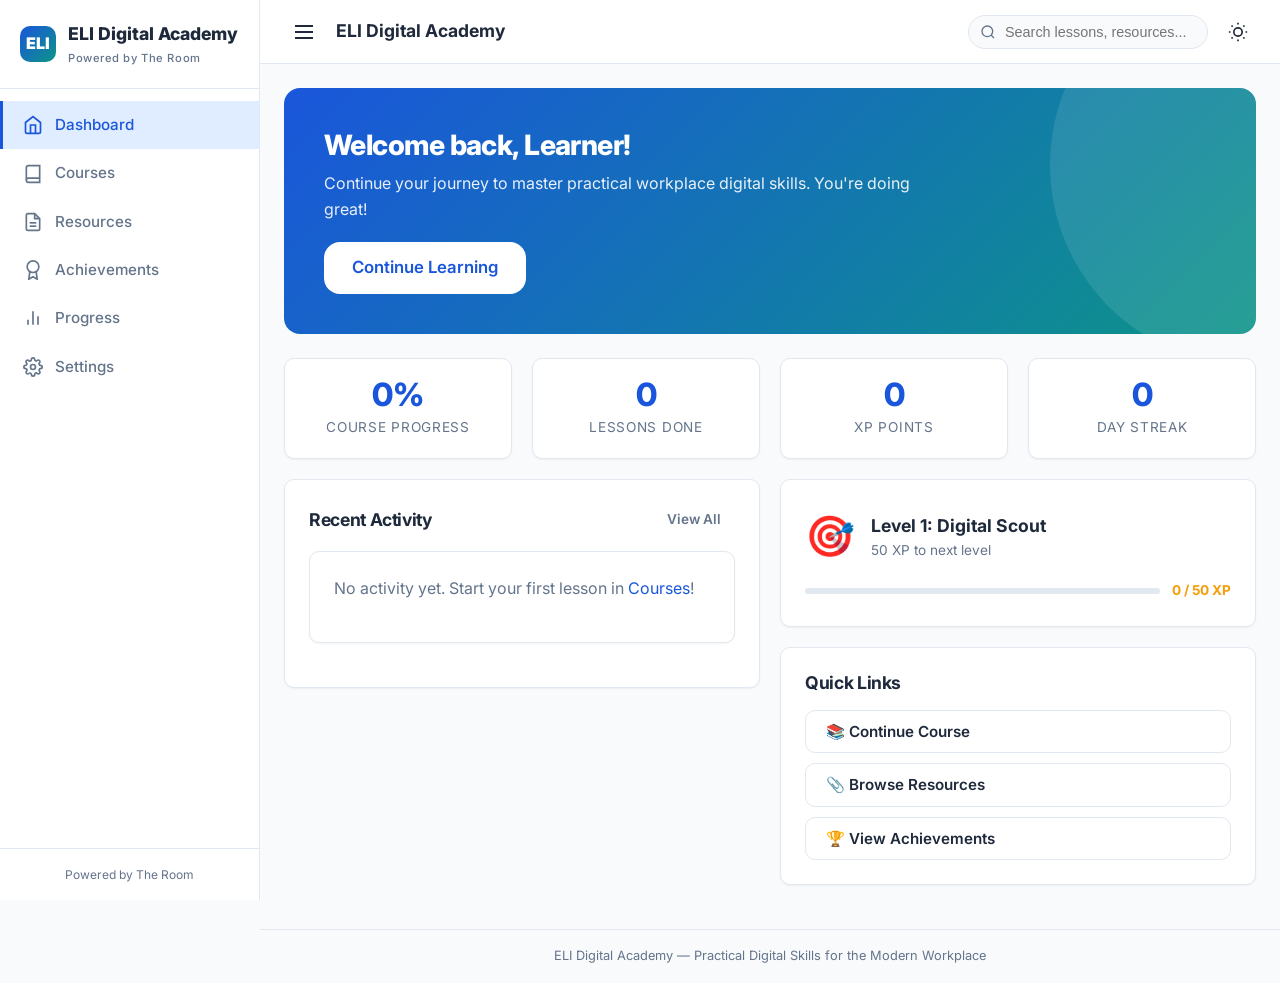
<file: index.html>
<!DOCTYPE html>
<html lang="en">
<head>
  <meta charset="UTF-8">
  <meta name="viewport" content="width=device-width, initial-scale=1.0">
  <meta name="description" content="ELI Digital Academy - Practical Digital Skills for the Modern Workplace">
  <meta name="theme-color" content="#1a56db">
  <link rel="manifest" href="manifest.json">
  <link rel="apple-touch-icon" href="icons/icon-192x192.png">
  <link rel="icon" type="image/png" href="icons/icon-72x72.png">
  <link rel="preconnect" href="https://fonts.googleapis.com">
  <link href="https://fonts.googleapis.com/css2?family=Inter:wght@400;500;600;700;800&display=swap" rel="stylesheet">
  <title>Dashboard | ELI Digital Academy</title>
  <link rel="stylesheet" href="css/styles.css">
</head>
<body>
  <div class="app-shell">
    <nav class="sidebar closed" id="sidebar" aria-label="Main navigation"></nav>
    <div class="sidebar-overlay" id="sidebarOverlay"></div>

    <main class="main-content">
      <header class="topbar" id="topbar"></header>

      <div class="content-area">
        <div id="welcomeHero"></div>

        <div id="dashboardStats"></div>

        <div class="grid grid-2">
          <div>
            <div class="card" style="margin-bottom:20px;">
              <div class="card-header">
                <h3 class="card-title">Recent Activity</h3>
                <a href="progress.html" class="btn btn-sm btn-ghost">View All</a>
              </div>
              <div id="recentActivity"></div>
            </div>
          </div>
          <div>
            <div id="levelDisplay"></div>
            <div class="card">
              <div class="card-header">
                <h3 class="card-title">Quick Links</h3>
              </div>
              <div style="display:flex;flex-direction:column;gap:10px;">
                <a href="course.html" class="btn btn-outline" style="justify-content:flex-start;">📚 Continue Course</a>
                <a href="resources.html" class="btn btn-outline" style="justify-content:flex-start;">📎 Browse Resources</a>
                <a href="achievements.html" class="btn btn-outline" style="justify-content:flex-start;">🏆 View Achievements</a>
              </div>
            </div>
          </div>
        </div>
      </div>

      <footer class="app-footer" id="footer"></footer>
    </main>
  </div>

  <script src="js/storage.js"></script>
  <script src="js/content-loader.js"></script>
  <script src="js/ui.js"></script>
  <script src="js/progress.js"></script>
  <script src="js/achievements.js"></script>
  <script src="js/quiz-engine.js"></script>
  <script src="js/app.js"></script>
</body>
</html>
</file>
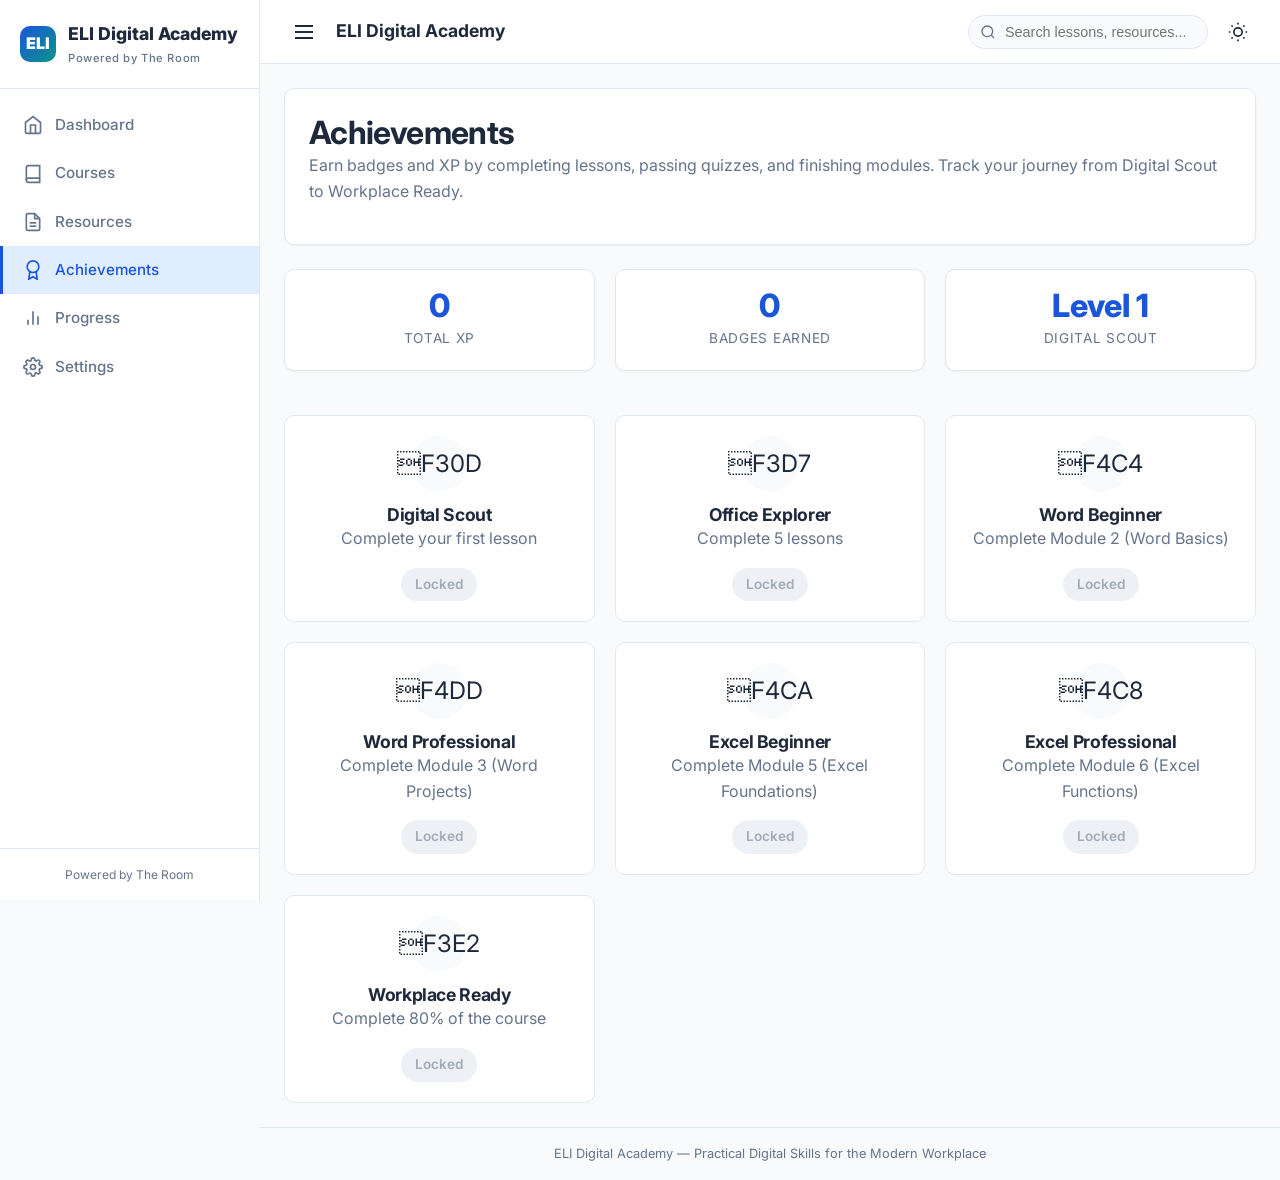
<file: achievements.html>
<!DOCTYPE html>
<html lang="en">
<head>
  <meta charset="UTF-8">
  <meta name="viewport" content="width=device-width, initial-scale=1.0">
  <meta name="description" content="Achievements - ELI Digital Academy">
  <meta name="theme-color" content="#1a56db">
  <link rel="manifest" href="manifest.json">
  <link rel="apple-touch-icon" href="icons/icon-192x192.png">
  <link rel="icon" type="image/png" href="icons/icon-72x72.png">
  <link rel="preconnect" href="https://fonts.googleapis.com">
  <link href="https://fonts.googleapis.com/css2?family=Inter:wght@400;500;600;700;800&display=swap" rel="stylesheet">
  <title>Achievements | ELI Digital Academy</title>
  <link rel="stylesheet" href="css/styles.css">
</head>
<body>
  <div class="app-shell">
    <nav class="sidebar closed" id="sidebar" aria-label="Main navigation"></nav>
    <div class="sidebar-overlay" id="sidebarOverlay"></div>
    <main class="main-content">
      <header class="topbar" id="topbar"></header>
      <div class="content-area">
        <div class="card" style="margin-bottom:24px;">
          <h1>Achievements</h1>
          <p>Earn badges and XP by completing lessons, passing quizzes, and finishing modules. Track your journey from Digital Scout to Workplace Ready.</p>
        </div>
        <div id="achievementsHeader"></div>
        <div class="grid grid-3" id="achievementsGrid" style="margin-top:24px;"></div>
      </div>
      <footer class="app-footer" id="footer"></footer>
    </main>
  </div>
  <script src="js/storage.js"></script>
  <script src="js/content-loader.js"></script>
  <script src="js/ui.js"></script>
  <script src="js/progress.js"></script>
  <script src="js/achievements.js"></script>
  <script src="js/quiz-engine.js"></script>
  <script src="js/app.js"></script>
</body>
</html>
</file>
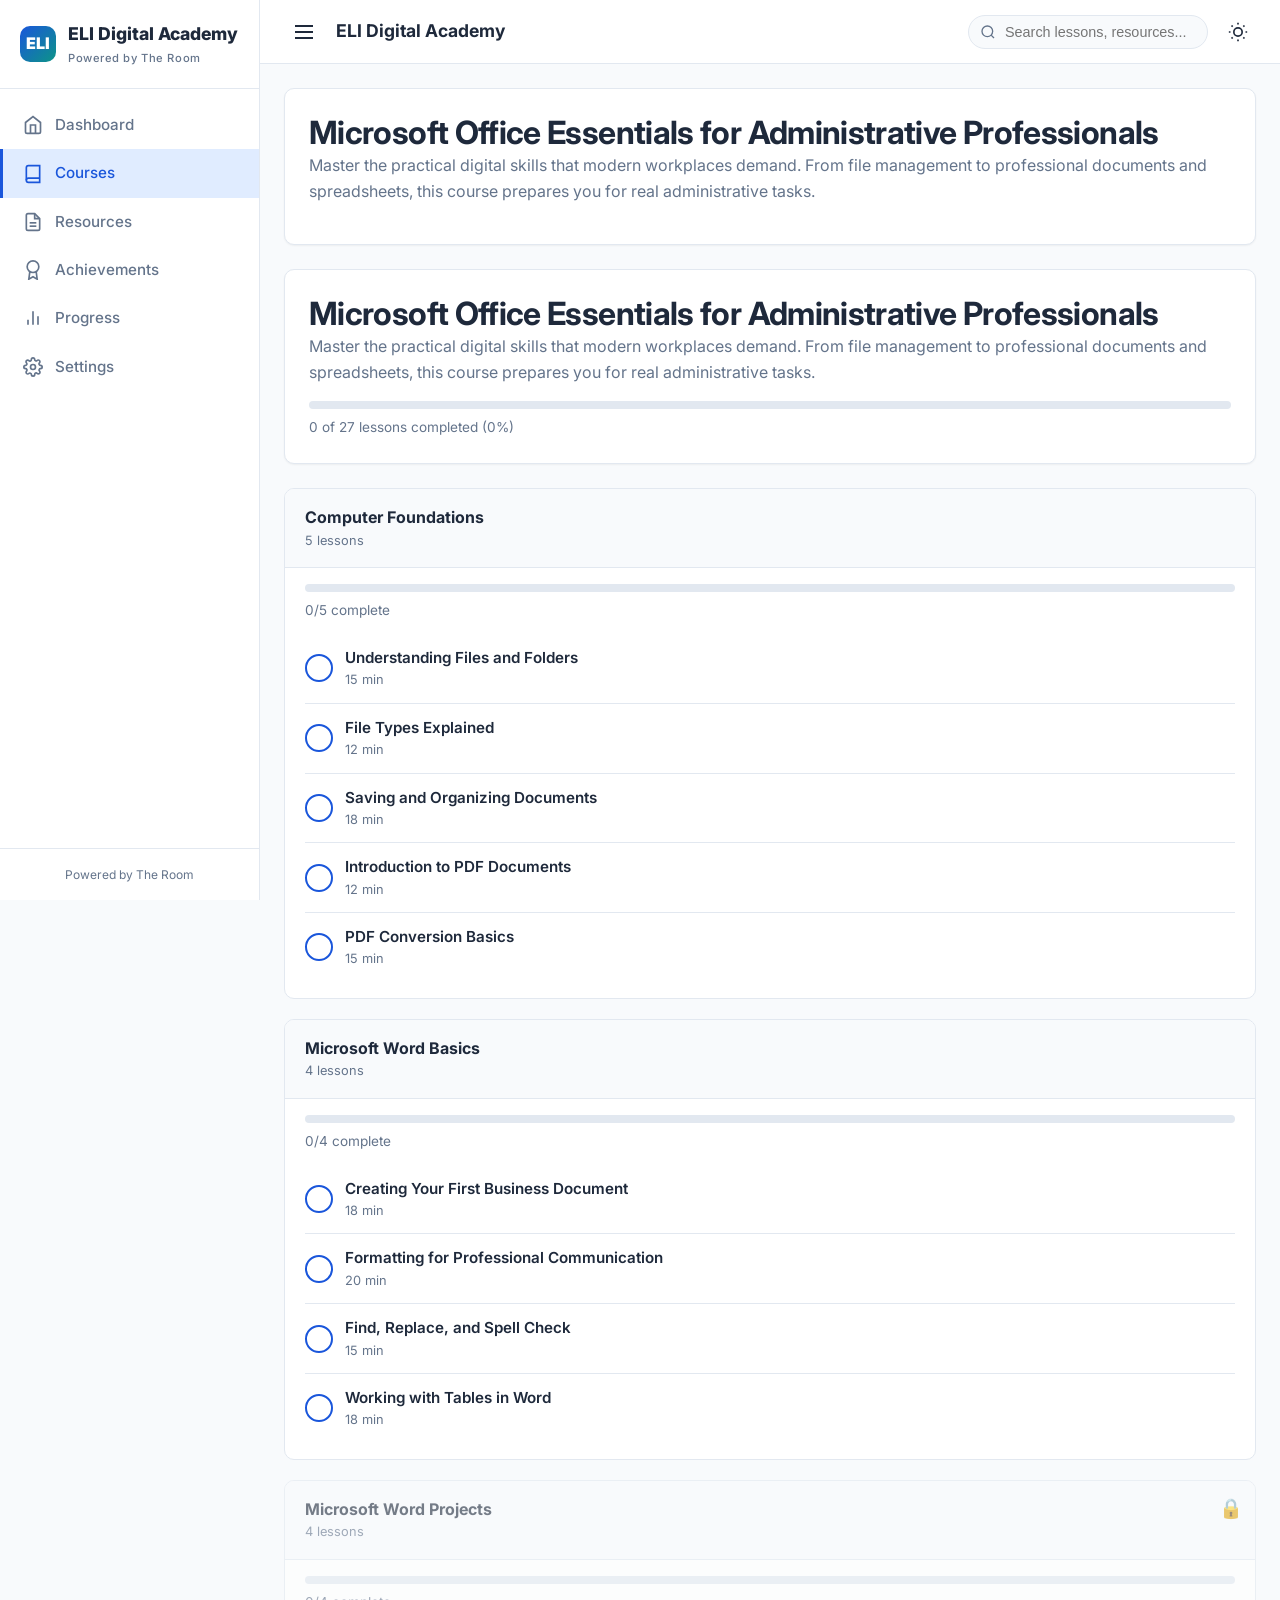
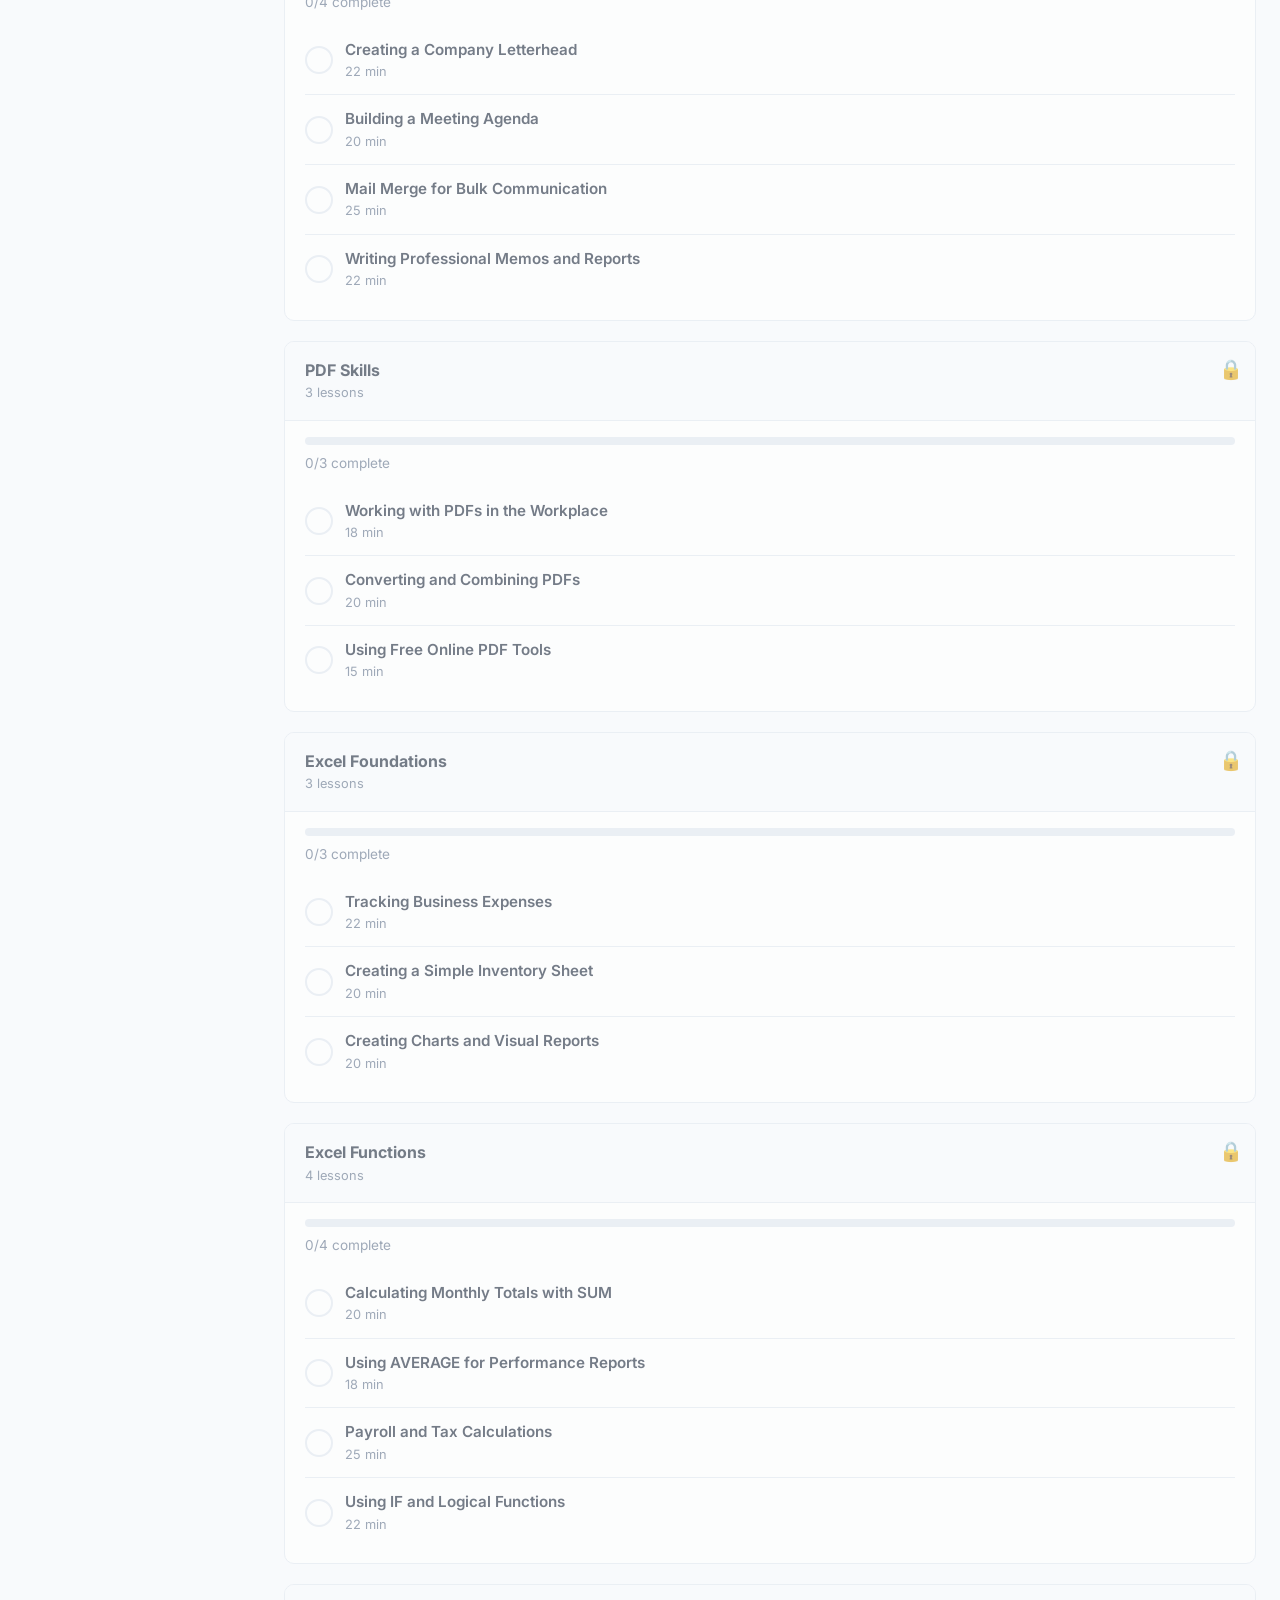
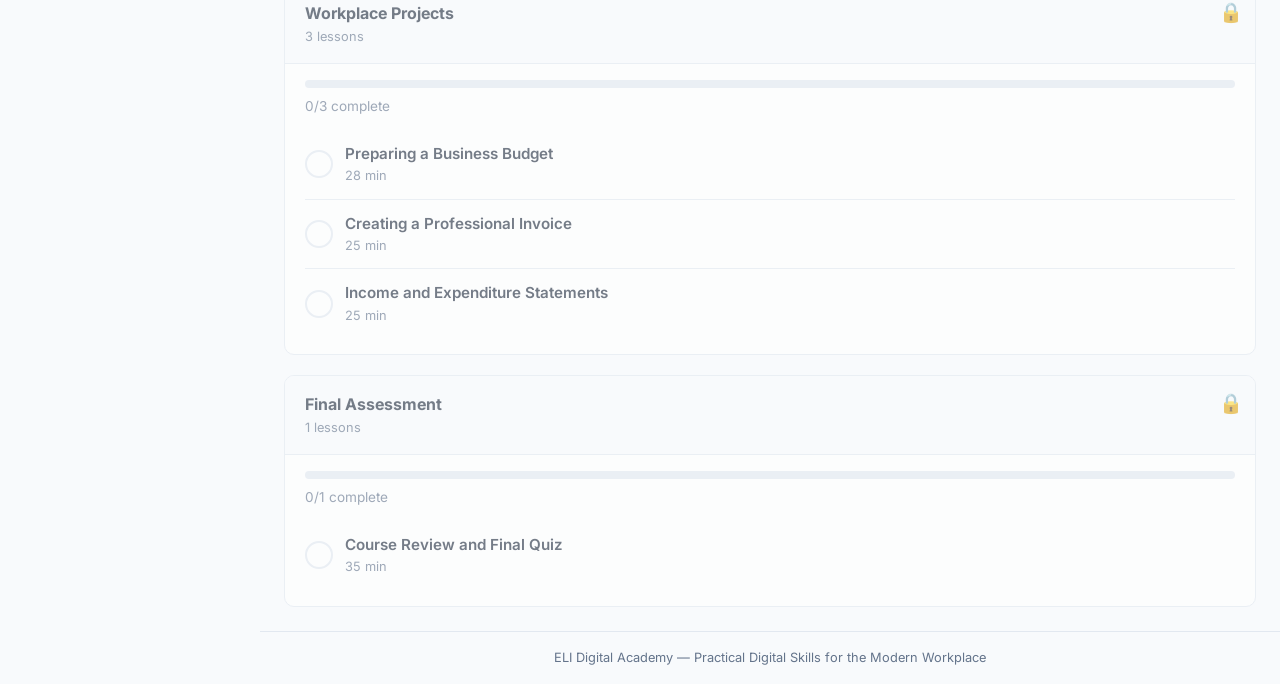
<file: course.html>
<!DOCTYPE html>
<html lang="en">
<head>
  <meta charset="UTF-8">
  <meta name="viewport" content="width=device-width, initial-scale=1.0">
  <meta name="description" content="Courses - ELI Digital Academy">
  <meta name="theme-color" content="#1a56db">
  <link rel="manifest" href="manifest.json">
  <link rel="apple-touch-icon" href="icons/icon-192x192.png">
  <link rel="icon" type="image/png" href="icons/icon-72x72.png">
  <link rel="preconnect" href="https://fonts.googleapis.com">
  <link href="https://fonts.googleapis.com/css2?family=Inter:wght@400;500;600;700;800&display=swap" rel="stylesheet">
  <title>Courses | ELI Digital Academy</title>
  <link rel="stylesheet" href="css/styles.css">
</head>
<body>
  <div class="app-shell">
    <nav class="sidebar closed" id="sidebar" aria-label="Main navigation"></nav>
    <div class="sidebar-overlay" id="sidebarOverlay"></div>

    <main class="main-content">
      <header class="topbar" id="topbar"></header>

      <div class="content-area">
        <div class="card" style="margin-bottom:24px;">
          <h1>Microsoft Office Essentials for Administrative Professionals</h1>
          <p>Master the practical digital skills that modern workplaces demand. From file management to professional documents and spreadsheets, this course prepares you for real administrative tasks.</p>
        </div>
        <div id="courseContainer"></div>
      </div>

      <footer class="app-footer" id="footer"></footer>
    </main>
  </div>

  <script src="js/storage.js"></script>
  <script src="js/content-loader.js"></script>
  <script src="js/ui.js"></script>
  <script src="js/progress.js"></script>
  <script src="js/achievements.js"></script>
  <script src="js/quiz-engine.js"></script>
  <script src="js/app.js"></script>
</body>
</html>
</file>
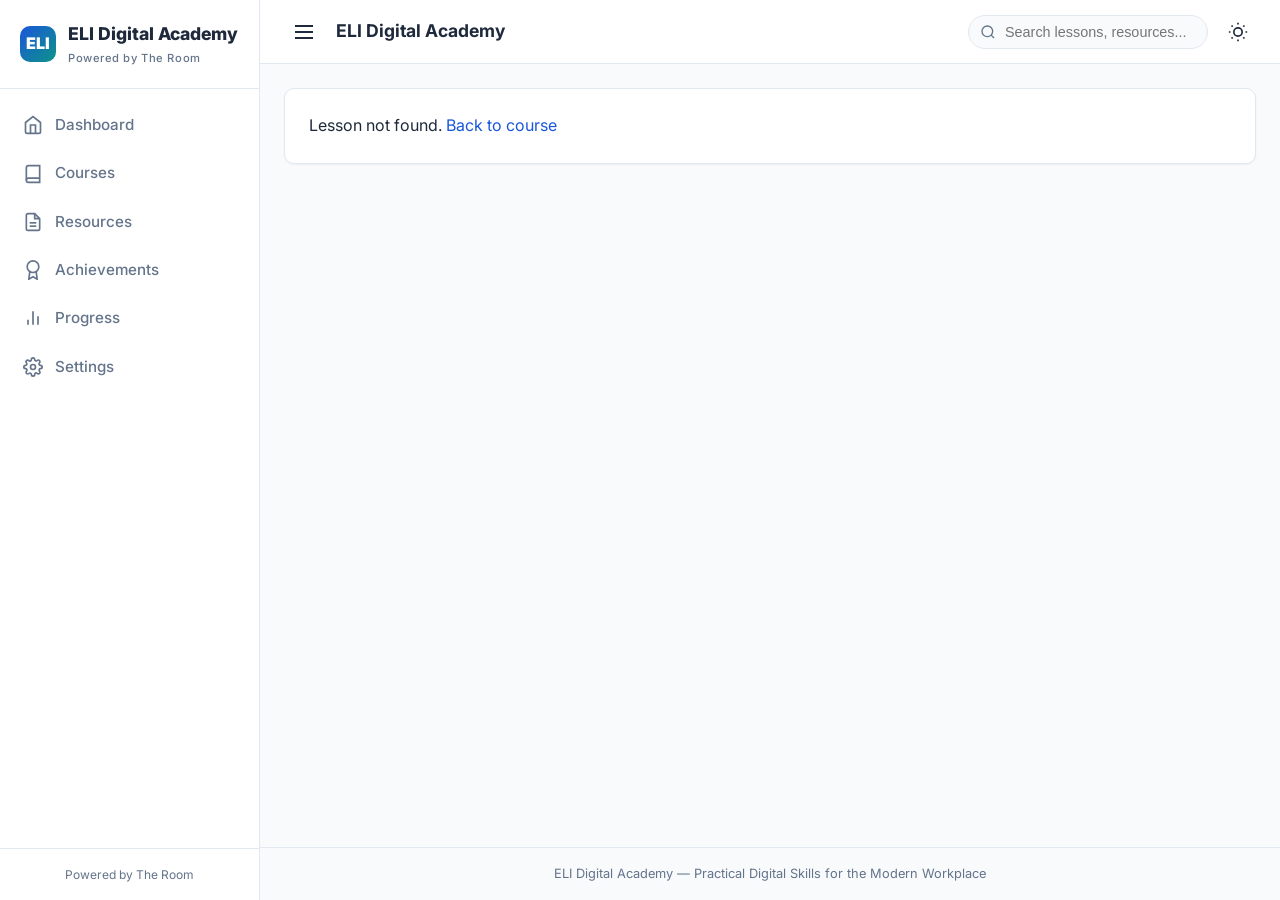
<file: lesson.html>
<!DOCTYPE html>
<html lang="en">
<head>
  <meta charset="UTF-8">
  <meta name="viewport" content="width=device-width, initial-scale=1.0">
  <meta name="description" content="Lesson - ELI Digital Academy">
  <meta name="theme-color" content="#1a56db">
  <link rel="manifest" href="manifest.json">
  <link rel="apple-touch-icon" href="icons/icon-192x192.png">
  <link rel="icon" type="image/png" href="icons/icon-72x72.png">
  <link rel="preconnect" href="https://fonts.googleapis.com">
  <link href="https://fonts.googleapis.com/css2?family=Inter:wght@400;500;600;700;800&display=swap" rel="stylesheet">
  <title>Lesson | ELI Digital Academy</title>
  <link rel="stylesheet" href="css/styles.css">
</head>
<body>
  <div class="app-shell">
    <nav class="sidebar closed" id="sidebar" aria-label="Main navigation"></nav>
    <div class="sidebar-overlay" id="sidebarOverlay"></div>

    <main class="main-content">
      <header class="topbar" id="topbar"></header>

      <div class="content-area">
        <div id="lessonContainer"></div>
      </div>

      <footer class="app-footer" id="footer"></footer>
    </main>
  </div>

  <script src="js/storage.js"></script>
  <script src="js/content-loader.js"></script>
  <script src="js/ui.js"></script>
  <script src="js/progress.js"></script>
  <script src="js/achievements.js"></script>
  <script src="js/quiz-engine.js"></script>
  <script src="js/app.js"></script>
</body>
</html>
</file>
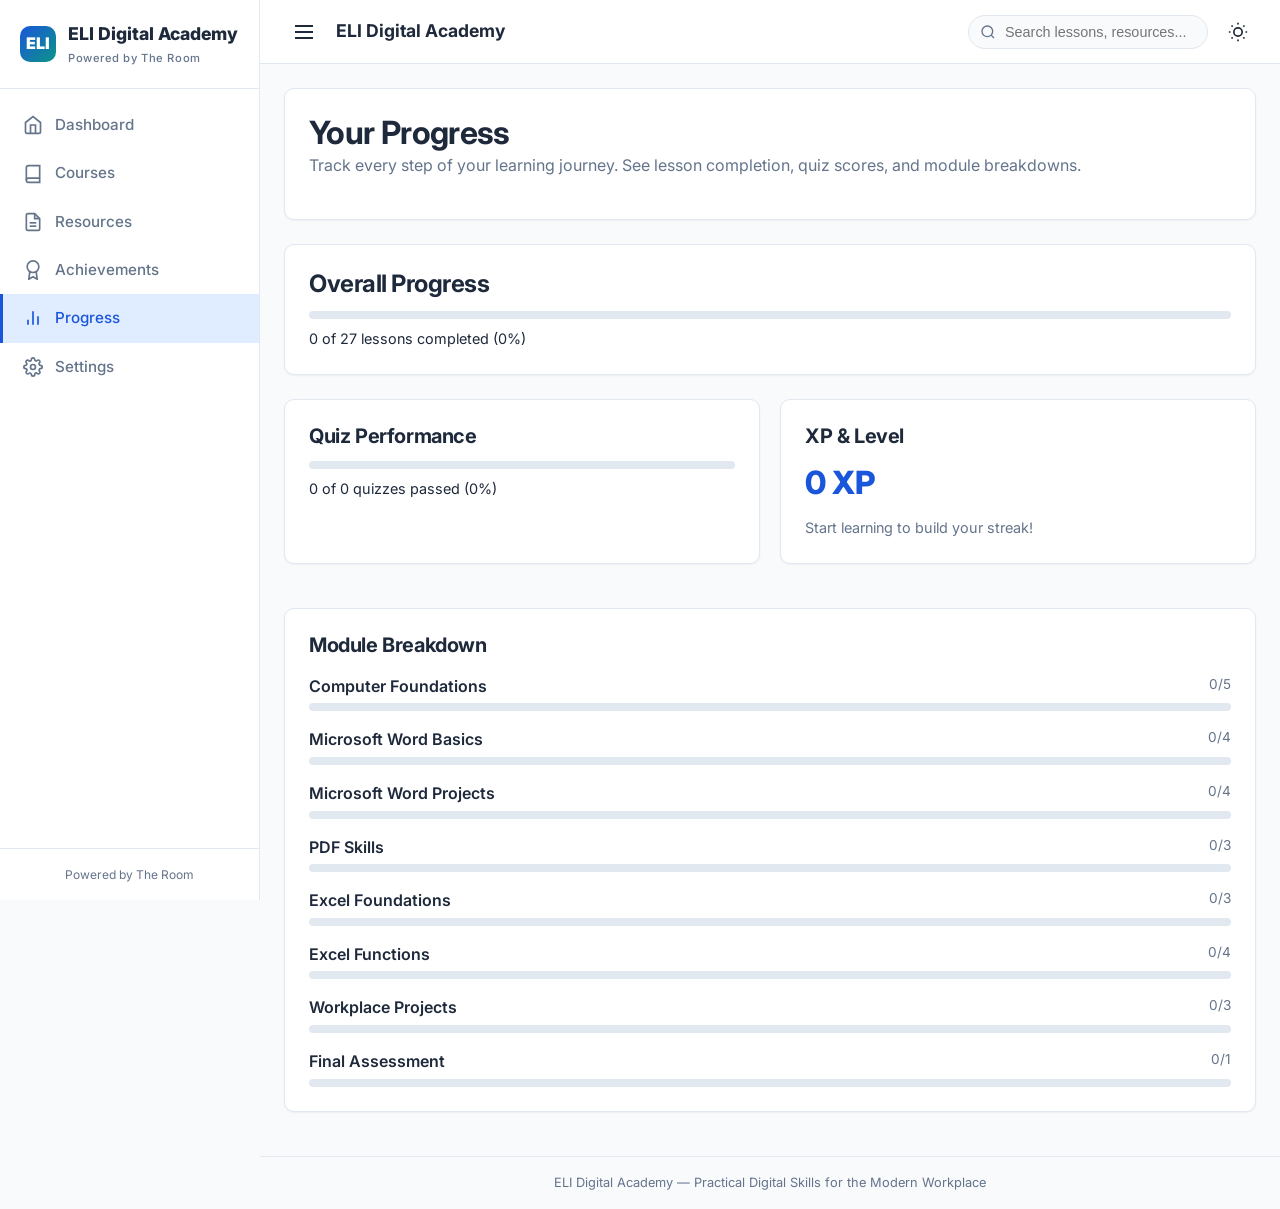
<file: progress.html>
<!DOCTYPE html>
<html lang="en">
<head>
  <meta charset="UTF-8">
  <meta name="viewport" content="width=device-width, initial-scale=1.0">
  <meta name="description" content="Progress - ELI Digital Academy">
  <meta name="theme-color" content="#1a56db">
  <link rel="manifest" href="manifest.json">
  <link rel="apple-touch-icon" href="icons/icon-192x192.png">
  <link rel="icon" type="image/png" href="icons/icon-72x72.png">
  <link rel="preconnect" href="https://fonts.googleapis.com">
  <link href="https://fonts.googleapis.com/css2?family=Inter:wght@400;500;600;700;800&display=swap" rel="stylesheet">
  <title>Progress | ELI Digital Academy</title>
  <link rel="stylesheet" href="css/styles.css">
</head>
<body>
  <div class="app-shell">
    <nav class="sidebar closed" id="sidebar" aria-label="Main navigation"></nav>
    <div class="sidebar-overlay" id="sidebarOverlay"></div>
    <main class="main-content">
      <header class="topbar" id="topbar"></header>
      <div class="content-area">
        <div class="card" style="margin-bottom:24px;">
          <h1>Your Progress</h1>
          <p>Track every step of your learning journey. See lesson completion, quiz scores, and module breakdowns.</p>
        </div>
        <div id="progressContainer"></div>
      </div>
      <footer class="app-footer" id="footer"></footer>
    </main>
  </div>
  <script src="js/storage.js"></script>
  <script src="js/content-loader.js"></script>
  <script src="js/ui.js"></script>
  <script src="js/progress.js"></script>
  <script src="js/achievements.js"></script>
  <script src="js/quiz-engine.js"></script>
  <script src="js/app.js"></script>
</body>
</html>
</file>
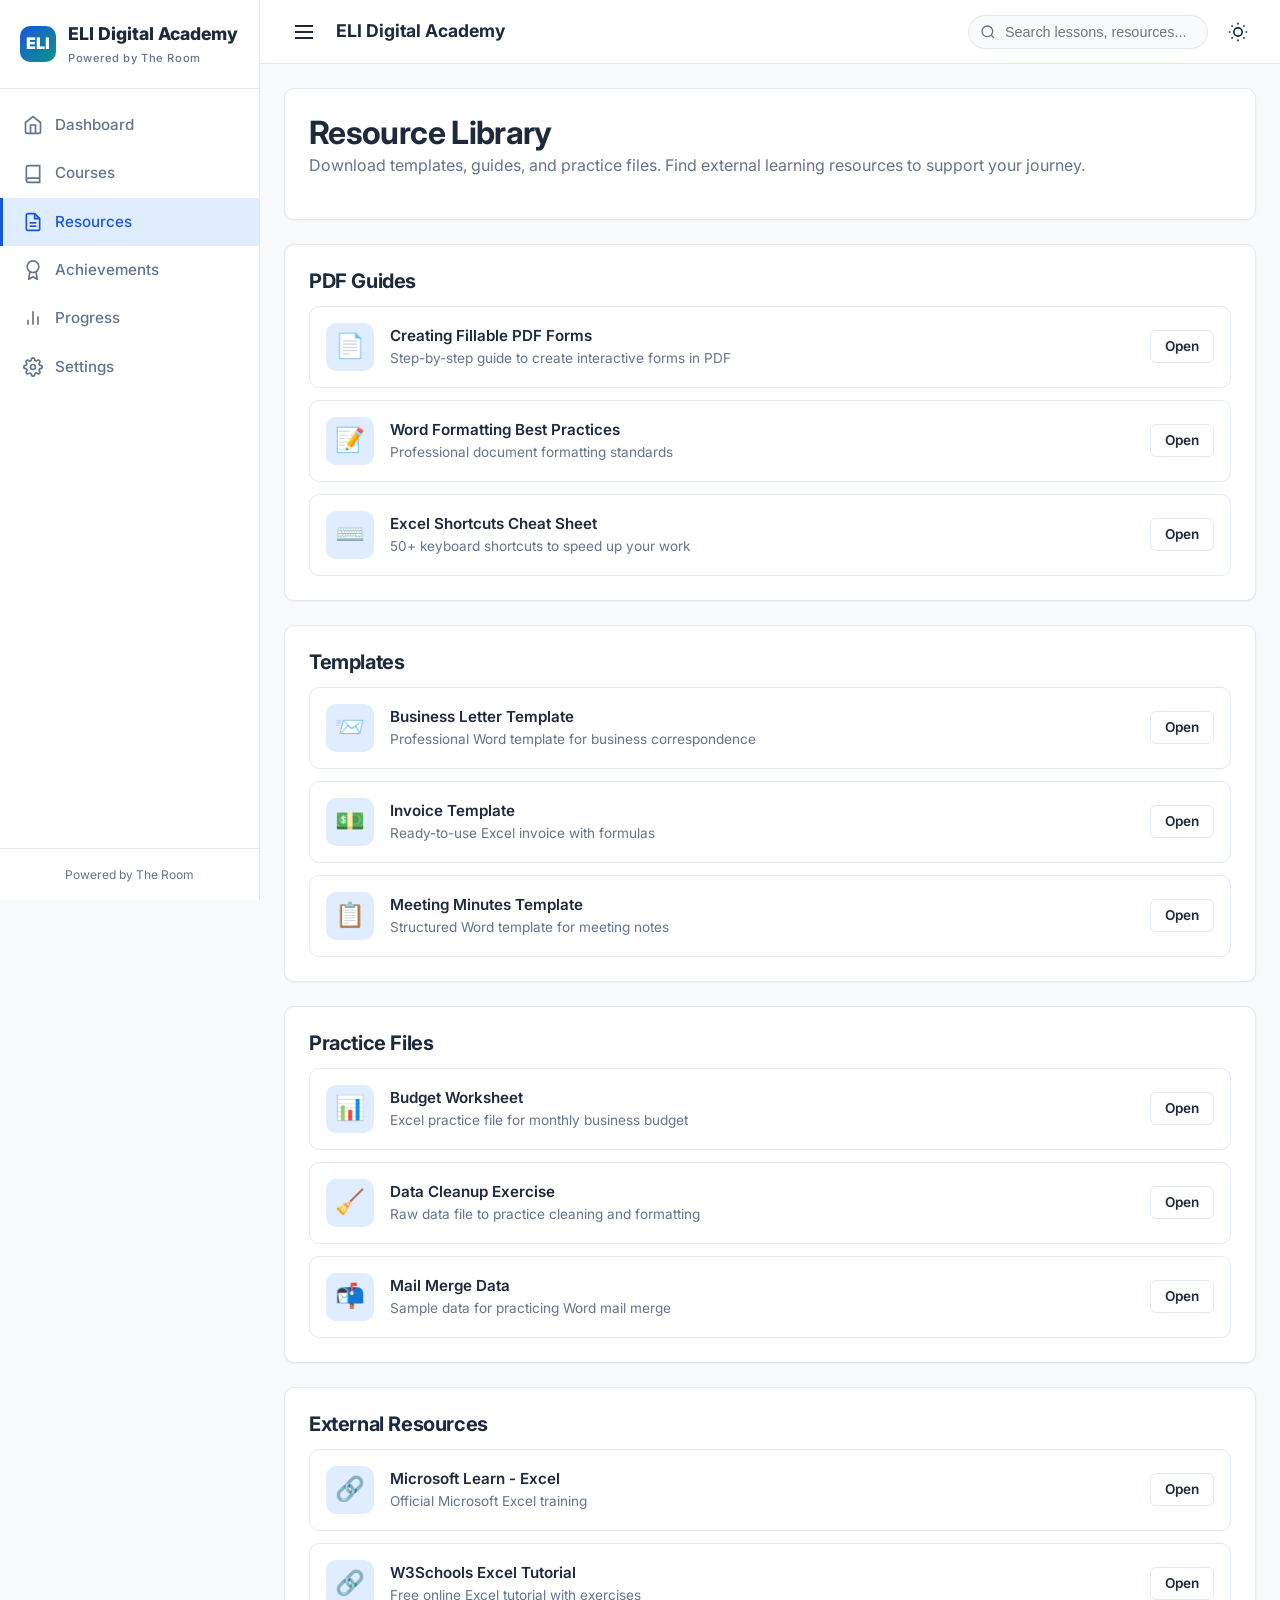
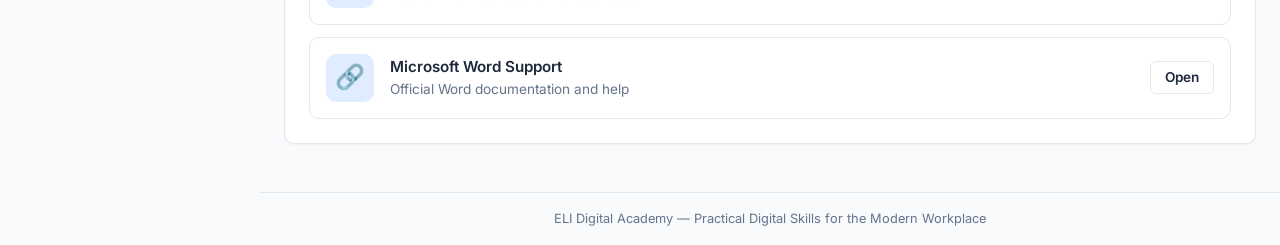
<file: resources.html>
<!DOCTYPE html>
<html lang="en">
<head>
  <meta charset="UTF-8">
  <meta name="viewport" content="width=device-width, initial-scale=1.0">
  <meta name="description" content="Resources - ELI Digital Academy">
  <meta name="theme-color" content="#1a56db">
  <link rel="manifest" href="manifest.json">
  <link rel="apple-touch-icon" href="icons/icon-192x192.png">
  <link rel="icon" type="image/png" href="icons/icon-72x72.png">
  <link rel="preconnect" href="https://fonts.googleapis.com">
  <link href="https://fonts.googleapis.com/css2?family=Inter:wght@400;500;600;700;800&display=swap" rel="stylesheet">
  <title>Resources | ELI Digital Academy</title>
  <link rel="stylesheet" href="css/styles.css">
</head>
<body>
  <div class="app-shell">
    <nav class="sidebar closed" id="sidebar" aria-label="Main navigation"></nav>
    <div class="sidebar-overlay" id="sidebarOverlay"></div>
    <main class="main-content">
      <header class="topbar" id="topbar"></header>
      <div class="content-area">
        <div class="card" style="margin-bottom:24px;">
          <h1>Resource Library</h1>
          <p>Download templates, guides, and practice files. Find external learning resources to support your journey.</p>
        </div>
        <div id="resourcesContainer"></div>
      </div>
      <footer class="app-footer" id="footer"></footer>
    </main>
  </div>
  <script src="js/storage.js"></script>
  <script src="js/content-loader.js"></script>
  <script src="js/ui.js"></script>
  <script src="js/progress.js"></script>
  <script src="js/achievements.js"></script>
  <script src="js/quiz-engine.js"></script>
  <script src="js/app.js"></script>
</body>
</html>
</file>
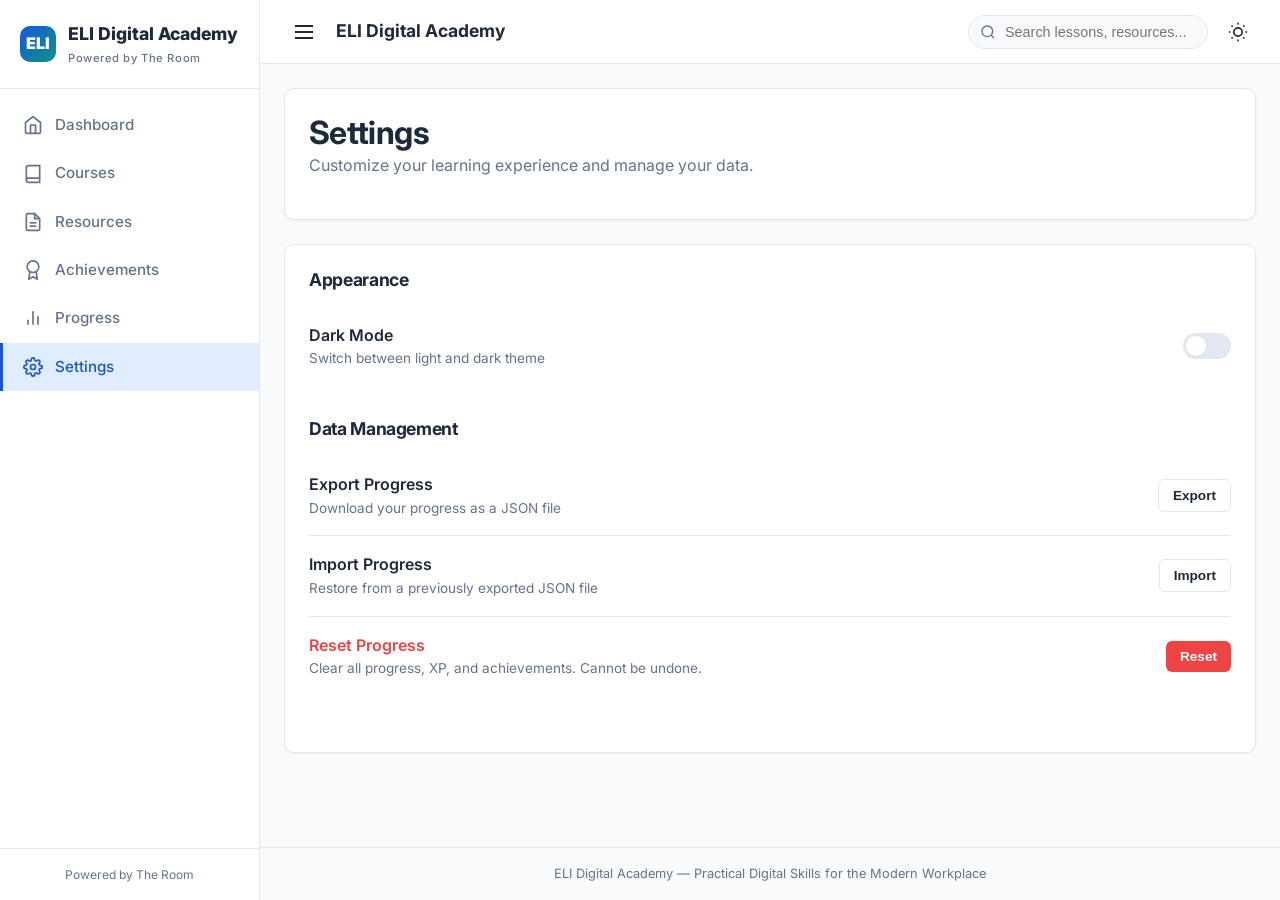
<file: settings.html>
<!DOCTYPE html>
<html lang="en">
<head>
  <meta charset="UTF-8">
  <meta name="viewport" content="width=device-width, initial-scale=1.0">
  <meta name="description" content="Settings - ELI Digital Academy">
  <meta name="theme-color" content="#1a56db">
  <link rel="manifest" href="manifest.json">
  <link rel="apple-touch-icon" href="icons/icon-192x192.png">
  <link rel="icon" type="image/png" href="icons/icon-72x72.png">
  <link rel="preconnect" href="https://fonts.googleapis.com">
  <link href="https://fonts.googleapis.com/css2?family=Inter:wght@400;500;600;700;800&display=swap" rel="stylesheet">
  <title>Settings | ELI Digital Academy</title>
  <link rel="stylesheet" href="css/styles.css">
</head>
<body>
  <div class="app-shell">
    <nav class="sidebar closed" id="sidebar" aria-label="Main navigation"></nav>
    <div class="sidebar-overlay" id="sidebarOverlay"></div>
    <main class="main-content">
      <header class="topbar" id="topbar"></header>
      <div class="content-area">
        <div class="card" style="margin-bottom:24px;">
          <h1>Settings</h1>
          <p>Customize your learning experience and manage your data.</p>
        </div>

        <div class="card">
          <div class="settings-section">
            <h3 class="settings-section-title">Appearance</h3>
            <div class="settings-row">
              <div>
                <div style="font-weight:600;">Dark Mode</div>
                <div style="font-size:0.85rem;color:var(--color-text-muted);">Switch between light and dark theme</div>
              </div>
              <div class="toggle-switch" id="darkModeToggle"></div>
            </div>
          </div>

          <div class="settings-section">
            <h3 class="settings-section-title">Data Management</h3>
            <div class="settings-row">
              <div>
                <div style="font-weight:600;">Export Progress</div>
                <div style="font-size:0.85rem;color:var(--color-text-muted);">Download your progress as a JSON file</div>
              </div>
              <button class="btn btn-outline btn-sm" id="exportBtn">Export</button>
            </div>
            <div class="settings-row">
              <div>
                <div style="font-weight:600;">Import Progress</div>
                <div style="font-size:0.85rem;color:var(--color-text-muted);">Restore from a previously exported JSON file</div>
              </div>
              <div>
                <input type="file" id="importFile" accept="application/json" style="display:none;">
                <button class="btn btn-outline btn-sm" id="importBtn">Import</button>
              </div>
            </div>
            <div class="settings-row">
              <div>
                <div style="font-weight:600;color:var(--color-danger);">Reset Progress</div>
                <div style="font-size:0.85rem;color:var(--color-text-muted);">Clear all progress, XP, and achievements. Cannot be undone.</div>
              </div>
              <button class="btn btn-sm" style="background:var(--color-danger);color:#fff;" id="resetProgressBtn">Reset</button>
            </div>
          </div>
        </div>
      </div>
      <footer class="app-footer" id="footer"></footer>
    </main>
  </div>
  <script src="js/storage.js"></script>
  <script src="js/content-loader.js"></script>
  <script src="js/ui.js"></script>
  <script src="js/progress.js"></script>
  <script src="js/achievements.js"></script>
  <script src="js/quiz-engine.js"></script>
  <script src="js/app.js"></script>
</body>
</html>
</file>
<file: css/styles.css>
/* ============================================
   ELI Digital Academy - Design System
   ============================================ */

:root {
  --color-primary: #1a56db;
  --color-primary-dark: #164ec7;
  --color-primary-light: #e0ecff;
  --color-secondary: #0d9488;
  --color-secondary-light: #ccfbf1;
  --color-accent: #f59e0b;
  --color-bg: #f8fafc;
  --color-surface: #ffffff;
  --color-text: #1e293b;
  --color-text-muted: #64748b;
  --color-text-inverse: #ffffff;
  --color-border: #e2e8f0;
  --color-success: #10b981;
  --color-danger: #ef4444;
  --color-warning: #f59e0b;
  --color-info: #3b82f6;
  --font-sans: 'Inter', -apple-system, BlinkMacSystemFont, 'Segoe UI', Roboto, sans-serif;
  --shadow-sm: 0 1px 2px 0 rgba(0,0,0,0.05);
  --shadow-md: 0 4px 6px -1px rgba(0,0,0,0.1), 0 2px 4px -1px rgba(0,0,0,0.06);
  --shadow-lg: 0 10px 15px -3px rgba(0,0,0,0.1), 0 4px 6px -2px rgba(0,0,0,0.05);
  --radius-sm: 6px;
  --radius-md: 10px;
  --radius-lg: 16px;
  --transition-fast: 150ms ease;
  --transition-base: 250ms ease;
  --sidebar-width: 260px;
  --header-height: 64px;
}

.dark-mode {
  --color-bg: #0f172a;
  --color-surface: #1e293b;
  --color-text: #f1f5f9;
  --color-text-muted: #94a3b8;
  --color-border: #334155;
  --color-primary-light: #1e3a8a;
  --color-secondary-light: #134e4a;
}

* { box-sizing: border-box; margin: 0; padding: 0; }
html { scroll-behavior: smooth; }
body {
  font-family: var(--font-sans);
  background: var(--color-bg);
  color: var(--color-text);
  line-height: 1.6;
  min-height: 100vh;
  -webkit-font-smoothing: antialiased;
}

:focus-visible { outline: 3px solid var(--color-primary); outline-offset: 2px; border-radius: 2px; }
.sr-only { position: absolute; width: 1px; height: 1px; padding: 0; margin: -1px; overflow: hidden; clip: rect(0,0,0,0); border: 0; }

h1, h2, h3, h4 { font-weight: 700; line-height: 1.25; letter-spacing: -0.02em; }
h1 { font-size: 2rem; } h2 { font-size: 1.5rem; } h3 { font-size: 1.25rem; } h4 { font-size: 1.1rem; }
p { margin-bottom: 1rem; color: var(--color-text-muted); }
a { color: var(--color-primary); text-decoration: none; transition: color var(--transition-fast); }
a:hover { color: var(--color-primary-dark); text-decoration: underline; }

.app-shell { display: flex; min-height: 100vh; }
.sidebar {
  width: var(--sidebar-width);
  background: var(--color-surface);
  border-right: 1px solid var(--color-border);
  position: fixed; top: 0; left: 0; bottom: 0;
  display: flex; flex-direction: column;
  z-index: 50; transition: transform var(--transition-base);
}
.sidebar-header { padding: 20px; border-bottom: 1px solid var(--color-border); }
.brand {
  display: flex; align-items: center; gap: 12px; font-weight: 800; font-size: 1.1rem;
  color: var(--color-text); text-decoration: none;
}
.brand-icon {
  width: 36px; height: 36px; border-radius: var(--radius-md);
  background: linear-gradient(135deg, var(--color-primary), var(--color-secondary));
  display: flex; align-items: center; justify-content: center;
  color: #fff; font-weight: 900; font-size: 1rem; flex-shrink: 0;
}
.brand-subtitle { font-size: 0.7rem; font-weight: 500; color: var(--color-text-muted); margin-top: 2px; letter-spacing: 0.05em; }

.nav-list { list-style: none; padding: 12px 0; flex: 1; overflow-y: auto; }
.nav-item { position: relative; }
.nav-link {
  display: flex; align-items: center; gap: 12px;
  padding: 12px 20px; color: var(--color-text-muted);
  font-weight: 500; font-size: 0.95rem; transition: all var(--transition-fast);
  border-left: 3px solid transparent;
}
.nav-link:hover, .nav-link.active {
  background: var(--color-primary-light); color: var(--color-primary);
  border-left-color: var(--color-primary); text-decoration: none;
}
.nav-link svg { width: 20px; height: 20px; flex-shrink: 0; }

.sidebar-footer { padding: 16px 20px; border-top: 1px solid var(--color-border); font-size: 0.75rem; color: var(--color-text-muted); text-align: center; }

.sidebar-overlay { display: none; position: fixed; inset: 0; background: rgba(0,0,0,0.4); z-index: 40; }
.sidebar-overlay.open { display: block; }
.sidebar.closed { transform: translateX(-100%); }
@media (min-width: 1024px) { .sidebar.closed { transform: translateX(0); } .sidebar-overlay { display: none !important; } }

.main-content { flex: 1; margin-left: var(--sidebar-width); min-height: 100vh; display: flex; flex-direction: column; }
@media (max-width: 1023px) { .main-content { margin-left: 0; } }

.topbar {
  height: var(--header-height); background: var(--color-surface);
  border-bottom: 1px solid var(--color-border);
  display: flex; align-items: center; justify-content: space-between;
  padding: 0 24px; position: sticky; top: 0; z-index: 30;
}
.topbar-left, .topbar-right { display: flex; align-items: center; gap: 12px; }
.menu-toggle {
  background: none; border: none; cursor: pointer; padding: 8px; border-radius: var(--radius-sm);
  color: var(--color-text); display: flex; align-items: center; justify-content: center;
}
.menu-toggle:hover { background: var(--color-bg); }
.page-title { font-size: 1.1rem; font-weight: 700; }

.search-box {
  position: relative; display: flex; align-items: center;
}
.search-box input {
  width: 240px; padding: 8px 12px 8px 36px; border: 1px solid var(--color-border);
  border-radius: 20px; background: var(--color-bg); font-size: 0.9rem;
  transition: all var(--transition-fast); color: var(--color-text);
}
.search-box input:focus { width: 320px; border-color: var(--color-primary); background: var(--color-surface); }
.search-box svg { position: absolute; left: 12px; width: 16px; height: 16px; color: var(--color-text-muted); }
.search-results-dropdown {
  position: absolute; top: 100%; right: 0; width: 320px; max-height: 400px; overflow-y: auto;
  background: var(--color-surface); border: 1px solid var(--color-border); border-radius: var(--radius-md);
  box-shadow: var(--shadow-lg); z-index: 60; margin-top: 8px; display: none;
}
.search-results-dropdown.open { display: block; }
.search-result-item { padding: 12px 16px; border-bottom: 1px solid var(--color-border); cursor: pointer; transition: background var(--transition-fast); }
.search-result-item:hover { background: var(--color-primary-light); }
.search-result-item h4 { font-size: 0.9rem; margin-bottom: 2px; }
.search-result-item p { font-size: 0.8rem; margin: 0; }

.content-area { flex: 1; padding: 24px; max-width: 1200px; margin: 0 auto; width: 100%; }
@media (max-width: 640px) { .content-area { padding: 16px; } }

.card {
  background: var(--color-surface); border: 1px solid var(--color-border);
  border-radius: var(--radius-md); padding: 24px; margin-bottom: 20px;
  box-shadow: var(--shadow-sm); transition: box-shadow var(--transition-fast), transform var(--transition-fast);
}
.card-hover:hover { box-shadow: var(--shadow-md); transform: translateY(-2px); }
.card-header { display: flex; align-items: center; justify-content: space-between; margin-bottom: 16px; }
.card-title { font-size: 1.1rem; font-weight: 700; }

.grid { display: grid; gap: 20px; }
.grid-2 { grid-template-columns: repeat(2, 1fr); }
.grid-3 { grid-template-columns: repeat(3, 1fr); }
.grid-4 { grid-template-columns: repeat(4, 1fr); }
@media (max-width: 1023px) { .grid-4 { grid-template-columns: repeat(2, 1fr); } }
@media (max-width: 767px) { .grid-2, .grid-3, .grid-4 { grid-template-columns: 1fr; } }

.btn {
  display: inline-flex; align-items: center; justify-content: center; gap: 8px;
  padding: 10px 20px; border-radius: var(--radius-md); font-weight: 600; font-size: 0.95rem;
  border: none; cursor: pointer; transition: all var(--transition-fast); line-height: 1.4;
}
.btn-primary { background: var(--color-primary); color: #fff; }
.btn-primary:hover { background: var(--color-primary-dark); transform: translateY(-1px); box-shadow: var(--shadow-md); }
.btn-secondary { background: var(--color-secondary); color: #fff; }
.btn-secondary:hover { background: #0f766e; }
.btn-outline { background: transparent; border: 1px solid var(--color-border); color: var(--color-text); }
.btn-outline:hover { background: var(--color-bg); border-color: var(--color-primary); color: var(--color-primary); }
.btn-ghost { background: transparent; color: var(--color-text-muted); }
.btn-ghost:hover { background: var(--color-bg); color: var(--color-text); }
.btn-sm { padding: 6px 14px; font-size: 0.85rem; border-radius: var(--radius-sm); }
.btn-lg { padding: 14px 28px; font-size: 1.05rem; border-radius: var(--radius-lg); }
.btn:disabled { opacity: 0.6; cursor: not-allowed; transform: none !important; }

.progress-bar { width: 100%; height: 8px; background: var(--color-border); border-radius: 4px; overflow: hidden; }
.progress-fill { height: 100%; background: linear-gradient(90deg, var(--color-primary), var(--color-secondary)); border-radius: 4px; transition: width 0.6s ease; }

.stat-card { text-align: center; padding: 20px; }
.stat-value { font-size: 2rem; font-weight: 800; color: var(--color-primary); line-height: 1; }
.stat-label { font-size: 0.85rem; color: var(--color-text-muted); margin-top: 6px; text-transform: uppercase; letter-spacing: 0.05em; }

.badge {
  display: inline-flex; align-items: center; gap: 8px;
  padding: 6px 14px; border-radius: 20px; font-size: 0.85rem; font-weight: 600;
  background: var(--color-primary-light); color: var(--color-primary);
}
.badge-earned { background: linear-gradient(135deg, var(--color-accent), #f97316); color: #fff; }
.badge-locked { background: var(--color-border); color: var(--color-text-muted); opacity: 0.6; }

.achievement-card {
  background: var(--color-surface); border: 1px solid var(--color-border); border-radius: var(--radius-md);
  padding: 20px; text-align: center; transition: all var(--transition-fast);
}
.achievement-card.earned { border-color: var(--color-accent); box-shadow: 0 0 0 2px rgba(245,158,11,0.2); }
.achievement-icon { width: 56px; height: 56px; border-radius: 50%; margin: 0 auto 12px; display: flex; align-items: center; justify-content: center; font-size: 1.5rem; background: var(--color-bg); }
.achievement-card.earned .achievement-icon { background: linear-gradient(135deg, var(--color-accent), #f97316); color: #fff; }

.module-card {
  border: 1px solid var(--color-border); border-radius: var(--radius-md); overflow: hidden;
  background: var(--color-surface); transition: all var(--transition-fast);
}
.module-card:hover { box-shadow: var(--shadow-md); }
.module-header { padding: 16px 20px; background: var(--color-bg); border-bottom: 1px solid var(--color-border); display: flex; align-items: center; justify-content: space-between; }
.module-body { padding: 16px 20px; }
.module-locked { opacity: 0.6; position: relative; }
.module-locked .module-header::after { content: "\1F512"; position: absolute; top: 12px; right: 12px; font-size: 1.2rem; }
.module-progress { display: flex; align-items: center; gap: 12px; font-size: 0.85rem; color: var(--color-text-muted); margin-top: 8px; }

.lesson-list { list-style: none; }
.lesson-item { display: flex; align-items: center; gap: 12px; padding: 12px 0; border-bottom: 1px solid var(--color-border); cursor: pointer; }
.lesson-item:last-child { border-bottom: none; }
.lesson-item:hover .lesson-title { color: var(--color-primary); }
.lesson-status {
  width: 28px; height: 28px; border-radius: 50%; border: 2px solid var(--color-border);
  display: flex; align-items: center; justify-content: center; font-size: 0.8rem; flex-shrink: 0;
  transition: all var(--transition-fast);
}
.lesson-status.complete { background: var(--color-success); border-color: var(--color-success); color: #fff; }
.lesson-status.in-progress { border-color: var(--color-primary); color: var(--color-primary); }
.lesson-info { flex: 1; }
.lesson-title { font-weight: 600; font-size: 0.95rem; transition: color var(--transition-fast); }
.lesson-meta { font-size: 0.8rem; color: var(--color-text-muted); }

.quiz-container { max-width: 720px; margin: 0 auto; }
.quiz-question { font-size: 1.2rem; font-weight: 700; margin-bottom: 24px; }
.quiz-options { display: flex; flex-direction: column; gap: 12px; }
.quiz-option {
  padding: 16px 20px; border: 2px solid var(--color-border); border-radius: var(--radius-md);
  cursor: pointer; transition: all var(--transition-fast); background: var(--color-surface);
  display: flex; align-items: center; gap: 12px;
}
.quiz-option:hover { border-color: var(--color-primary); background: var(--color-primary-light); }
.quiz-option.selected { border-color: var(--color-primary); background: var(--color-primary-light); }
.quiz-option.correct { border-color: var(--color-success); background: #d1fae5; }
.quiz-option.incorrect { border-color: var(--color-danger); background: #fee2e2; }
.quiz-option-marker { width: 24px; height: 24px; border-radius: 50%; border: 2px solid var(--color-border); display: flex; align-items: center; justify-content: center; font-size: 0.8rem; font-weight: 700; flex-shrink: 0; }
.quiz-option.selected .quiz-option-marker { border-color: var(--color-primary); background: var(--color-primary); color: #fff; }
.quiz-option.correct .quiz-option-marker { border-color: var(--color-success); background: var(--color-success); color: #fff; }
.quiz-option.incorrect .quiz-option-marker { border-color: var(--color-danger); background: var(--color-danger); color: #fff; }
.quiz-feedback { padding: 16px; border-radius: var(--radius-md); margin-top: 16px; font-weight: 600; }
.quiz-feedback.correct { background: #d1fae5; color: #065f46; }
.quiz-feedback.incorrect { background: #fee2e2; color: #991b1b; }

.resource-card { display: flex; align-items: center; gap: 16px; padding: 16px; border: 1px solid var(--color-border); border-radius: var(--radius-md); background: var(--color-surface); transition: all var(--transition-fast); }
.resource-card:hover { box-shadow: var(--shadow-md); border-color: var(--color-primary); }
.resource-icon { width: 48px; height: 48px; border-radius: var(--radius-md); background: var(--color-primary-light); display: flex; align-items: center; justify-content: center; font-size: 1.5rem; flex-shrink: 0; }
.resource-info { flex: 1; }
.resource-title { font-weight: 600; font-size: 0.95rem; }
.resource-desc { font-size: 0.85rem; color: var(--color-text-muted); margin: 0; }

.toast-container { position: fixed; bottom: 24px; right: 24px; z-index: 100; display: flex; flex-direction: column; gap: 12px; }
.toast {
  padding: 14px 20px; border-radius: var(--radius-md); color: #fff; font-weight: 600;
  box-shadow: var(--shadow-lg); animation: slideIn 0.3s ease, fadeOut 0.3s ease 3.7s forwards;
  display: flex; align-items: center; gap: 10px; min-width: 280px;
}
.toast-success { background: var(--color-success); }
.toast-error { background: var(--color-danger); }
.toast-info { background: var(--color-info); }
.toast-warning { background: var(--color-warning); }
@keyframes slideIn { from { transform: translateX(100%); opacity: 0; } to { transform: translateX(0); opacity: 1; } }
@keyframes fadeOut { from { opacity: 1; } to { opacity: 0; transform: translateX(100%); } }

.modal-overlay { position: fixed; inset: 0; background: rgba(0,0,0,0.5); z-index: 80; display: flex; align-items: center; justify-content: center; opacity: 0; pointer-events: none; transition: opacity var(--transition-base); }
.modal-overlay.open { opacity: 1; pointer-events: auto; }
.modal { background: var(--color-surface); border-radius: var(--radius-lg); padding: 32px; max-width: 480px; width: 90%; text-align: center; transform: scale(0.9); transition: transform var(--transition-base); box-shadow: var(--shadow-lg); }
.modal-overlay.open .modal { transform: scale(1); }
.modal-icon { font-size: 3rem; margin-bottom: 12px; }
.modal-title { font-size: 1.5rem; font-weight: 800; margin-bottom: 8px; }
.modal-text { color: var(--color-text-muted); margin-bottom: 24px; }
.modal-actions { display: flex; gap: 12px; justify-content: center; }

.streak-indicator { display: flex; align-items: center; gap: 6px; font-weight: 700; color: var(--color-accent); }
.streak-flame { font-size: 1.2rem; }

.xp-bar-container { display: flex; align-items: center; gap: 12px; }
.xp-bar { flex: 1; height: 6px; background: var(--color-border); border-radius: 3px; overflow: hidden; }
.xp-bar-fill { height: 100%; background: linear-gradient(90deg, var(--color-accent), #f97316); border-radius: 3px; transition: width 0.6s ease; }
.xp-text { font-size: 0.85rem; font-weight: 700; color: var(--color-accent); white-space: nowrap; }

.hero { background: linear-gradient(135deg, var(--color-primary), var(--color-secondary)); border-radius: var(--radius-lg); padding: 40px; color: #fff; margin-bottom: 24px; position: relative; overflow: hidden; }
.hero::before { content: ""; position: absolute; top: -50%; right: -20%; width: 400px; height: 400px; background: rgba(255,255,255,0.1); border-radius: 50%; }
.hero-title { font-size: 1.75rem; font-weight: 800; margin-bottom: 8px; position: relative; }
.hero-text { color: rgba(255,255,255,0.9); margin-bottom: 20px; position: relative; max-width: 600px; }
.hero .btn { background: #fff; color: var(--color-primary); position: relative; }
.hero .btn:hover { background: var(--color-primary-light); }

@keyframes fadeUp { from { opacity: 0; transform: translateY(20px); } to { opacity: 1; transform: translateY(0); } }
.animate-fade-up { animation: fadeUp 0.5s ease forwards; }

#confetti-canvas { position: fixed; inset: 0; pointer-events: none; z-index: 90; }

.theme-toggle { background: none; border: none; cursor: pointer; padding: 8px; border-radius: var(--radius-sm); display: flex; align-items: center; justify-content: center; color: var(--color-text); }
.theme-toggle:hover { background: var(--color-bg); }

.settings-section { margin-bottom: 32px; }
.settings-section-title { font-size: 1.1rem; font-weight: 700; margin-bottom: 16px; }
.settings-row { display: flex; align-items: center; justify-content: space-between; padding: 16px 0; border-bottom: 1px solid var(--color-border); }
.settings-row:last-child { border-bottom: none; }
.toggle-switch { position: relative; width: 48px; height: 26px; background: var(--color-border); border-radius: 13px; cursor: pointer; transition: background var(--transition-fast); flex-shrink: 0; }
.toggle-switch.active { background: var(--color-primary); }
.toggle-switch::after { content: ""; position: absolute; top: 3px; left: 3px; width: 20px; height: 20px; background: #fff; border-radius: 50%; transition: transform var(--transition-fast); box-shadow: var(--shadow-sm); }
.toggle-switch.active::after { transform: translateX(22px); }

.app-footer { padding: 16px 24px; border-top: 1px solid var(--color-border); text-align: center; font-size: 0.8rem; color: var(--color-text-muted); }

@media (max-width: 640px) { h1 { font-size: 1.5rem; } h2 { font-size: 1.25rem; } .hero { padding: 24px; } .hero-title { font-size: 1.25rem; } }

::-webkit-scrollbar { width: 8px; height: 8px; }
::-webkit-scrollbar-track { background: var(--color-bg); }
::-webkit-scrollbar-thumb { background: var(--color-border); border-radius: 4px; }
::-webkit-scrollbar-thumb:hover { background: var(--color-text-muted); }
</file>
